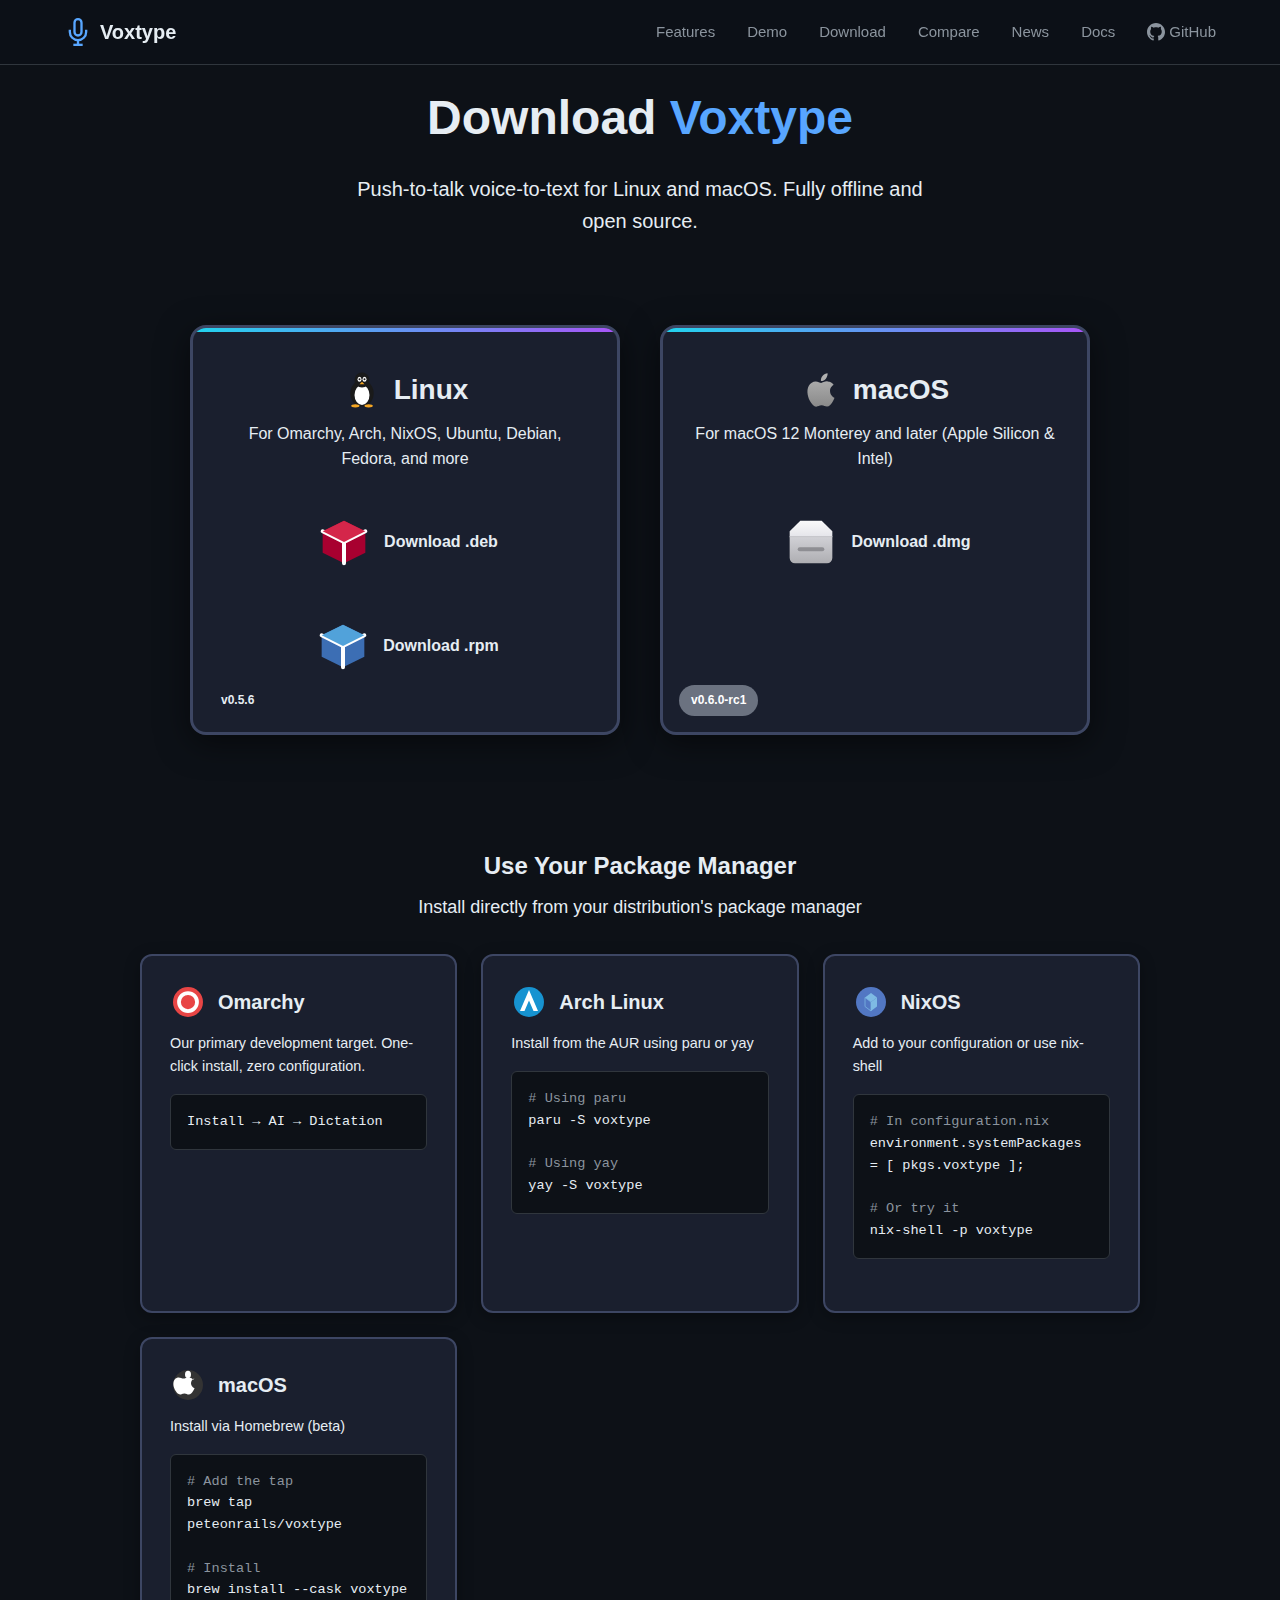
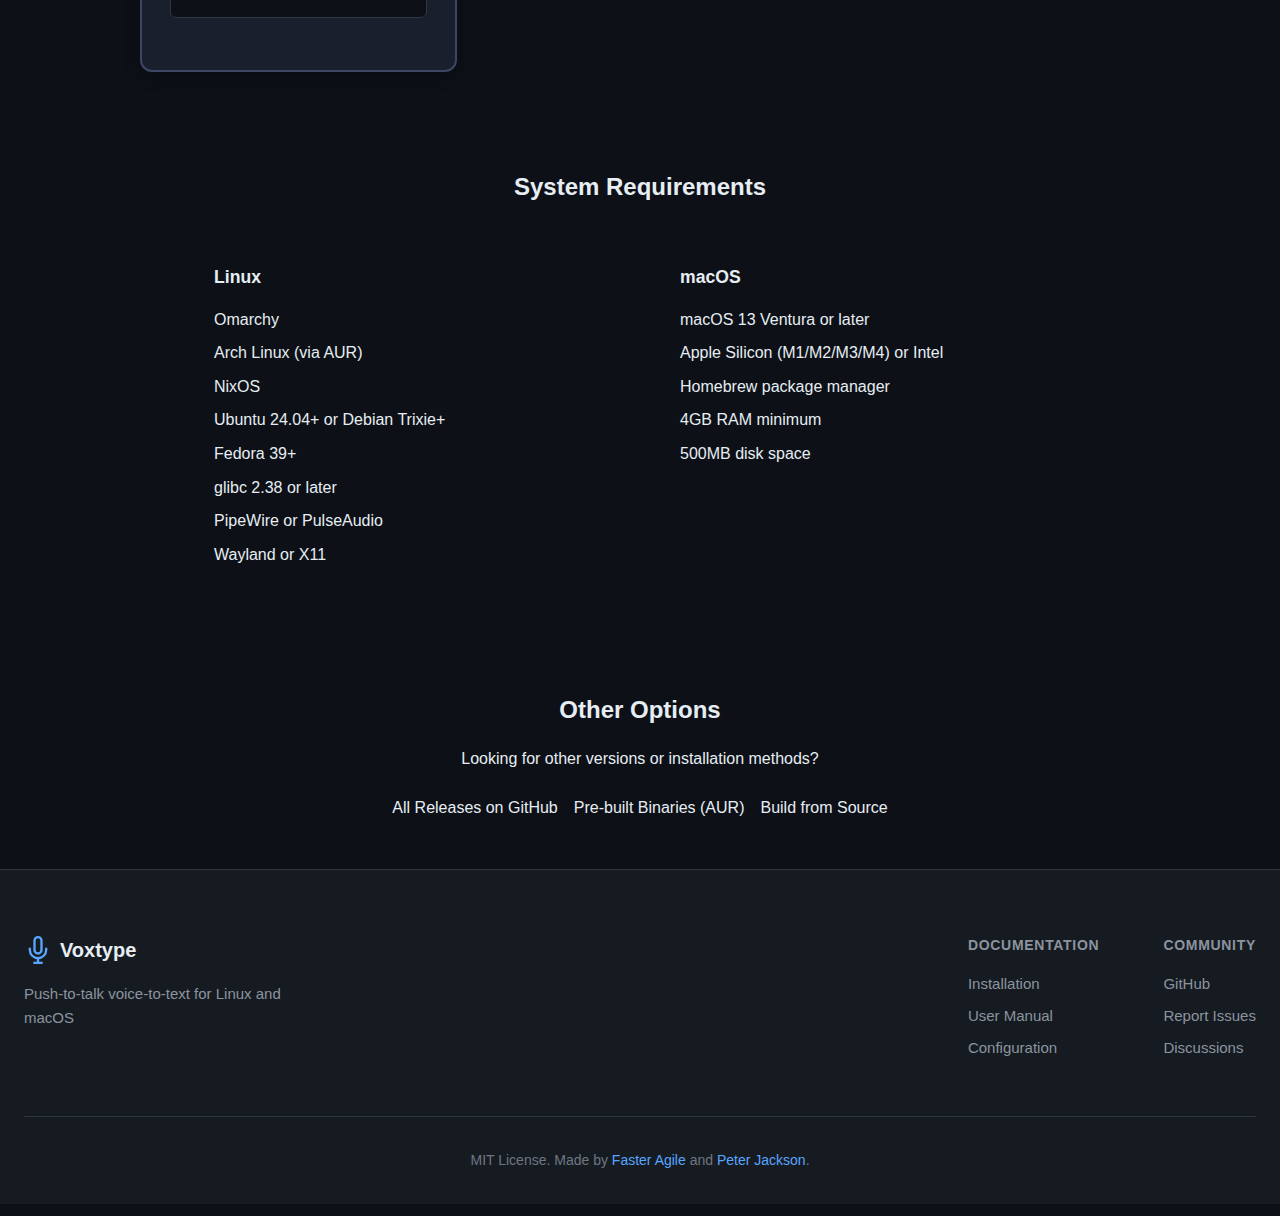
<file: website/download/index.html>
<!DOCTYPE html>
<html lang="en">
<head>
    <meta charset="UTF-8">
    <meta name="viewport" content="width=device-width, initial-scale=1.0">
    <meta name="description" content="Download Voxtype - Push-to-talk voice-to-text for Linux and macOS. Free and open source.">
    <meta name="keywords" content="voxtype download, voice to text, speech recognition, linux, macos, whisper">
    <meta name="author" content="Peter Jackson">

    <!-- Open Graph -->
    <meta property="og:title" content="Download Voxtype">
    <meta property="og:description" content="Download Voxtype - Push-to-talk voice-to-text for Linux and macOS. Fully offline speech recognition.">
    <meta property="og:type" content="website">
    <meta property="og:url" content="https://voxtype.io/download/">

    <title>Download Voxtype - Voice-to-Text for Linux and macOS</title>
    <link rel="stylesheet" href="../css/style.css">
    <link rel="icon" type="image/svg+xml" href="../images/favicon.svg">
    <style>
        .download-hero {
            padding: 5rem 2rem 1.5rem;
            text-align: center;
            background: linear-gradient(135deg, var(--bg-dark) 0%, #1a1a2e 100%);
        }

        .download-hero h1 {
            font-size: 3rem;
            margin-bottom: 1rem;
        }

        .download-hero .subtitle {
            font-size: 1.25rem;
            color: var(--text-muted);
            max-width: 600px;
            margin: 0 auto 2rem;
        }

        .version-badge {
            position: absolute;
            bottom: 1rem;
            left: 1rem;
            background: var(--accent);
            color: var(--bg-dark);
            padding: 0.35rem 0.75rem;
            border-radius: 2rem;
            font-weight: 600;
            font-size: 0.75rem;
        }

        .version-badge.coming-soon-badge {
            background: #6b7280;
            color: #fff;
        }

        .download-section {
            padding: 2rem 2rem 4rem;
        }

        .download-grid {
            display: grid;
            grid-template-columns: repeat(auto-fit, minmax(320px, 1fr));
            gap: 2.5rem;
            max-width: 900px;
            margin: 0 auto;
        }

        .platform-card {
            background: #1a1f2e;
            border: 3px solid #3d4663;
            border-radius: 16px;
            padding: 2.5rem 2rem;
            text-align: center;
            box-shadow: 0 8px 32px rgba(0, 0, 0, 0.5), inset 0 1px 0 rgba(255, 255, 255, 0.05);
            position: relative;
            overflow: hidden;
        }

        .platform-card::before {
            content: '';
            position: absolute;
            top: 0;
            left: 0;
            right: 0;
            height: 4px;
            background: linear-gradient(90deg, #22d3ee 0%, #a855f7 100%);
        }

        .platform-card:hover {
            border-color: #22d3ee;
            box-shadow: 0 12px 40px rgba(0, 0, 0, 0.6), inset 0 1px 0 rgba(255, 255, 255, 0.08);
            transform: translateY(-2px);
            transition: all 0.2s ease;
        }

        .platform-card h2 {
            font-size: 1.75rem;
            margin-bottom: 0.5rem;
            display: flex;
            align-items: center;
            justify-content: center;
            gap: 0.75rem;
        }

        .platform-card .platform-icon {
            width: 40px;
            height: 40px;
        }


        .platform-card .description {
            color: var(--text-muted);
            margin-bottom: 1.5rem;
        }

        .download-buttons {
            display: flex;
            flex-direction: column;
            gap: 0.75rem;
        }

        .download-btn {
            display: inline-flex;
            align-items: center;
            justify-content: center;
            gap: 0.5rem;
            padding: 0.875rem 1.5rem;
            background: var(--accent);
            color: var(--bg-dark);
            text-decoration: none;
            border-radius: 8px;
            font-weight: 600;
            transition: all 0.2s ease;
        }

        .download-btn:hover {
            background: var(--accent-hover);
            transform: translateY(-2px);
        }

        .download-btn.secondary {
            background: transparent;
            border: 1px solid var(--border);
            color: var(--text);
        }

        .download-btn.secondary:hover {
            border-color: var(--accent);
            color: var(--accent);
            background: transparent;
        }

        .download-btn.disabled {
            background: var(--bg-dark);
            color: var(--text-muted);
            cursor: not-allowed;
            border: 1px solid var(--border);
        }

        .download-btn.disabled:hover {
            transform: none;
        }

        .download-btn svg {
            width: 24px;
            height: 24px;
        }

        .download-btn .pkg-icon {
            width: 64px;
            height: 64px;
        }

        /* Package manager section */
        .pkg-manager-section {
            padding: 3rem 2rem;
            background: var(--bg-card);
            border-top: 1px solid var(--border);
        }

        .pkg-manager-section h2 {
            text-align: center;
            margin-bottom: 0.5rem;
        }

        .pkg-manager-section .section-subtitle {
            text-align: center;
            color: var(--text-muted);
            margin-bottom: 2rem;
        }

        .pkg-manager-grid {
            display: grid;
            grid-template-columns: repeat(auto-fit, minmax(280px, 1fr));
            gap: 1.5rem;
            max-width: 1000px;
            margin: 0 auto;
        }

        .pkg-manager-card {
            background: #1a1f2e;
            border: 2px solid #3d4663;
            border-radius: 12px;
            padding: 1.75rem;
            box-shadow: 0 4px 16px rgba(0, 0, 0, 0.3);
        }

        .pkg-manager-card:hover {
            border-color: #22d3ee;
            transition: border-color 0.2s ease;
        }

        .pkg-manager-card h3 {
            font-size: 1.25rem;
            margin-bottom: 0.75rem;
            display: flex;
            align-items: center;
            gap: 0.75rem;
        }

        .pkg-manager-card .distro-icon {
            width: 36px;
            height: 36px;
            flex-shrink: 0;
        }

        .pkg-manager-card p {
            color: var(--text-muted);
            font-size: 0.9rem;
            margin-bottom: 1rem;
        }

        .pkg-manager-card .code-block {
            background: #0d1117;
            border-radius: 6px;
            padding: 1rem;
            font-family: 'JetBrains Mono', 'Fira Code', monospace;
            font-size: 0.85rem;
            overflow-x: auto;
        }

        .pkg-manager-card .code-block code {
            color: #e6edf3;
        }

        .pkg-manager-card .code-block .comment {
            color: #8b949e;
        }

        .coming-soon {
            color: var(--text-muted);
            font-size: 0.9rem;
            margin-top: 1rem;
        }

        .requirements {
            padding: 3rem 2rem;
            background: var(--bg-card);
            border-top: 1px solid var(--border);
        }

        .requirements h2 {
            text-align: center;
            margin-bottom: 2rem;
        }

        .requirements-grid {
            display: grid;
            grid-template-columns: repeat(auto-fit, minmax(280px, 1fr));
            gap: 2rem;
            max-width: 900px;
            margin: 0 auto;
        }

        .requirement-card {
            padding: 1.5rem;
        }

        .requirement-card h3 {
            font-size: 1.1rem;
            margin-bottom: 0.75rem;
            color: var(--accent);
        }

        .requirement-card ul {
            list-style: none;
            padding: 0;
            margin: 0;
        }

        .requirement-card li {
            padding: 0.25rem 0;
            color: var(--text-muted);
        }

        .alt-downloads {
            padding: 3rem 2rem;
            text-align: center;
        }

        .alt-downloads h2 {
            margin-bottom: 1rem;
        }

        .alt-downloads p {
            color: var(--text-muted);
            margin-bottom: 1.5rem;
        }

        .alt-links {
            display: flex;
            flex-wrap: wrap;
            justify-content: center;
            gap: 1rem;
        }

        .alt-links a {
            color: var(--accent);
            text-decoration: none;
        }

        .alt-links a:hover {
            text-decoration: underline;
        }
    </style>
</head>
<body>
    <!-- Navigation -->
    <nav class="navbar">
        <div class="nav-container">
            <a href="../" class="nav-logo">
                <svg class="logo-icon" viewBox="0 0 24 24" fill="none" stroke="currentColor" stroke-width="2">
                    <path d="M12 1a3 3 0 0 0-3 3v8a3 3 0 0 0 6 0V4a3 3 0 0 0-3-3z"/>
                    <path d="M19 10v2a7 7 0 0 1-14 0v-2"/>
                    <line x1="12" y1="19" x2="12" y2="23"/>
                    <line x1="8" y1="23" x2="16" y2="23"/>
                </svg>
                <span>Voxtype</span>
            </a>
            <div class="nav-links">
                <a href="../#features">Features</a>
                <a href="../#demo">Demo</a>
                <a href="./">Download</a>
                <a href="../compare/">Compare</a>
                <a href="../news/">News</a>
                <a href="https://github.com/peteonrails/voxtype/tree/main/docs">Docs</a>
                <a href="https://github.com/peteonrails/voxtype" class="nav-github">
                    <svg viewBox="0 0 24 24" fill="currentColor">
                        <path d="M12 0c-6.626 0-12 5.373-12 12 0 5.302 3.438 9.8 8.207 11.387.599.111.793-.261.793-.577v-2.234c-3.338.726-4.033-1.416-4.033-1.416-.546-1.387-1.333-1.756-1.333-1.756-1.089-.745.083-.729.083-.729 1.205.084 1.839 1.237 1.839 1.237 1.07 1.834 2.807 1.304 3.492.997.107-.775.418-1.305.762-1.604-2.665-.305-5.467-1.334-5.467-5.931 0-1.311.469-2.381 1.236-3.221-.124-.303-.535-1.524.117-3.176 0 0 1.008-.322 3.301 1.23.957-.266 1.983-.399 3.003-.404 1.02.005 2.047.138 3.006.404 2.291-1.552 3.297-1.23 3.297-1.23.653 1.653.242 2.874.118 3.176.77.84 1.235 1.911 1.235 3.221 0 4.609-2.807 5.624-5.479 5.921.43.372.823 1.102.823 2.222v3.293c0 .319.192.694.801.576 4.765-1.589 8.199-6.086 8.199-11.386 0-6.627-5.373-12-12-12z"/>
                    </svg>
                    GitHub
                </a>
            </div>
            <button class="nav-toggle" aria-label="Toggle menu">
                <span></span>
                <span></span>
                <span></span>
            </button>
        </div>
    </nav>

    <!-- Download Hero -->
    <section class="download-hero">
        <h1>Download <span class="highlight">Voxtype</span></h1>
        <p class="subtitle">
            Push-to-talk voice-to-text for Linux and macOS.
            Fully offline and open source.
        </p>
    </section>

    <!-- Download Options -->
    <section class="download-section">
        <div class="download-grid">
            <!-- Linux -->
            <div class="platform-card">
                <h2>
                    <!-- Tux penguin icon -->
                    <svg class="platform-icon" viewBox="0 0 24 24">
                        <!-- Body -->
                        <ellipse cx="12" cy="14" rx="7" ry="8" fill="#1a1a1a"/>
                        <!-- Belly -->
                        <ellipse cx="12" cy="15" rx="4.5" ry="6" fill="#fff"/>
                        <!-- Left foot -->
                        <ellipse cx="8" cy="21.5" rx="2.5" ry="1" fill="#f5a623"/>
                        <!-- Right foot -->
                        <ellipse cx="16" cy="21.5" rx="2.5" ry="1" fill="#f5a623"/>
                        <!-- Head -->
                        <circle cx="12" cy="6" r="4.5" fill="#1a1a1a"/>
                        <!-- Left eye white -->
                        <ellipse cx="10.5" cy="5.5" rx="1.2" ry="1.5" fill="#fff"/>
                        <!-- Right eye white -->
                        <ellipse cx="13.5" cy="5.5" rx="1.2" ry="1.5" fill="#fff"/>
                        <!-- Left pupil -->
                        <circle cx="10.5" cy="5.5" r="0.6" fill="#1a1a1a"/>
                        <!-- Right pupil -->
                        <circle cx="13.5" cy="5.5" r="0.6" fill="#1a1a1a"/>
                        <!-- Beak -->
                        <path d="M12 7 L10.5 8.5 L13.5 8.5 Z" fill="#f5a623"/>
                    </svg>
                    Linux
                </h2>
                <p class="description">For Omarchy, Arch, NixOS, Ubuntu, Debian, Fedora, and more</p>
                <div class="download-buttons">
                    <a href="https://github.com/peteonrails/voxtype/releases/download/v0.5.6/voxtype_0.5.6-1_amd64.deb" class="download-btn">
                        <!-- Package icon with Debian red -->
                        <svg class="pkg-icon" viewBox="0 0 24 24" fill="none">
                            <path d="M4 8l8-4 8 4v8l-8 4-8-4V8z" fill="#A80030"/>
                            <path d="M4 8l8 4 8-4M12 12v8" stroke="#fff" stroke-width="1.5" stroke-linecap="round" stroke-linejoin="round"/>
                            <path d="M12 4l8 4-8 4-8-4 8-4z" fill="#d4264a"/>
                        </svg>
                        Download .deb
                    </a>
                    <a href="https://github.com/peteonrails/voxtype/releases/download/v0.5.6/voxtype-0.5.6-1.x86_64.rpm" class="download-btn secondary">
                        <!-- Package icon with Fedora blue -->
                        <svg class="pkg-icon" viewBox="0 0 24 24" fill="none">
                            <path d="M4 8l8-4 8 4v8l-8 4-8-4V8z" fill="#3c6eb4"/>
                            <path d="M4 8l8 4 8-4M12 12v8" stroke="#fff" stroke-width="1.5" stroke-linecap="round" stroke-linejoin="round"/>
                            <path d="M12 4l8 4-8 4-8-4 8-4z" fill="#51A2DA"/>
                        </svg>
                        Download .rpm
                    </a>
                </div>
                <span class="version-badge">v0.5.6</span>
            </div>

            <!-- macOS -->
            <div class="platform-card">
                <h2>
                    <!-- Apple logo with gradient -->
                    <svg class="platform-icon" viewBox="0 0 24 24">
                        <defs>
                            <linearGradient id="appleGradient" x1="0%" y1="0%" x2="0%" y2="100%">
                                <stop offset="0%" style="stop-color:#b4b4b4"/>
                                <stop offset="100%" style="stop-color:#8a8a8a"/>
                            </linearGradient>
                        </defs>
                        <path fill="url(#appleGradient)" d="M18.71 19.5c-.83 1.24-1.71 2.45-3.05 2.47-1.34.03-1.77-.79-3.29-.79-1.53 0-2 .77-3.27.82-1.31.05-2.3-1.32-3.14-2.53C4.25 17 2.94 12.45 4.7 9.39c.87-1.52 2.43-2.48 4.12-2.51 1.28-.02 2.5.87 3.29.87.78 0 2.26-1.07 3.81-.91.65.03 2.47.26 3.64 1.98-.09.06-2.17 1.28-2.15 3.81.03 3.02 2.65 4.03 2.68 4.04-.03.07-.42 1.44-1.38 2.83M13 3.5c.73-.83 1.94-1.46 2.94-1.5.13 1.17-.34 2.35-1.04 3.19-.69.85-1.83 1.51-2.95 1.42-.15-1.15.41-2.35 1.05-3.11z"/>
                    </svg>
                    macOS
                </h2>
                <p class="description">For macOS 12 Monterey and later (Apple Silicon & Intel)</p>
                <div class="download-buttons">
                    <a href="https://github.com/peteonrails/voxtype/releases/download/v0.6.0-rc1/Voxtype-0.6.0-rc1-macos-arm64.dmg" class="download-btn">
                        <!-- Mounted drive icon -->
                        <svg class="pkg-icon" viewBox="0 0 24 24" fill="none">
                            <defs>
                                <linearGradient id="driveTop" x1="0%" y1="0%" x2="0%" y2="100%">
                                    <stop offset="0%" style="stop-color:#fafafa"/>
                                    <stop offset="100%" style="stop-color:#e5e5ea"/>
                                </linearGradient>
                                <linearGradient id="driveFront" x1="0%" y1="0%" x2="0%" y2="100%">
                                    <stop offset="0%" style="stop-color:#d1d1d6"/>
                                    <stop offset="100%" style="stop-color:#aeaeb2"/>
                                </linearGradient>
                            </defs>
                            <!-- Top face -->
                            <path d="M4 8l4-4h8l4 4v2H4V8z" fill="url(#driveTop)"/>
                            <!-- Front face -->
                            <path d="M4 10h16v8a2 2 0 01-2 2H6a2 2 0 01-2-2v-8z" fill="url(#driveFront)"/>
                            <!-- Edge highlight -->
                            <path d="M4 10h16" stroke="#c7c7cc" stroke-width="0.5"/>
                            <!-- Drive slot -->
                            <rect x="7" y="14" width="10" height="1.5" rx="0.75" fill="#8e8e93"/>
                        </svg>
                        Download .dmg
                    </a>
                </div>
                <span class="version-badge coming-soon-badge">v0.6.0-rc1</span>
            </div>
        </div>
    </section>

    <!-- Package Manager Installation -->
    <section class="pkg-manager-section">
        <h2>Use Your Package Manager</h2>
        <p class="section-subtitle">Install directly from your distribution's package manager</p>
        <div class="pkg-manager-grid">
            <!-- Omarchy -->
            <div class="pkg-manager-card">
                <h3>
                    <svg class="distro-icon" viewBox="0 0 24 24">
                        <circle cx="12" cy="12" r="10" fill="#e84545"/>
                        <circle cx="12" cy="12" r="6" fill="none" stroke="#fff" stroke-width="2.5"/>
                    </svg>
                    Omarchy
                </h3>
                <p>Our primary development target. One-click install, zero configuration.</p>
                <div class="code-block">
                    <code>Install → AI → Dictation</code>
                </div>
            </div>

            <!-- Arch Linux -->
            <div class="pkg-manager-card">
                <h3>
                    <svg class="distro-icon" viewBox="0 0 24 24">
                        <circle cx="12" cy="12" r="10" fill="#1793d1"/>
                        <path d="M12 4L6 18h3l3-7 3 7h3L12 4z" fill="#fff"/>
                    </svg>
                    Arch Linux
                </h3>
                <p>Install from the AUR using paru or yay</p>
                <div class="code-block">
                    <code><span class="comment"># Using paru</span><br/>paru -S voxtype<br/><br/><span class="comment"># Using yay</span><br/>yay -S voxtype</code>
                </div>
            </div>

            <!-- NixOS -->
            <div class="pkg-manager-card">
                <h3>
                    <svg class="distro-icon" viewBox="0 0 24 24">
                        <circle cx="12" cy="12" r="10" fill="#5277c3"/>
                        <path d="M12 6l-4 3 4 3 4-3-4-3z" fill="#7ebae4"/>
                        <path d="M8 9v6l4 3v-6l-4-3z" fill="#5277c3" stroke="#7ebae4" stroke-width="0.5"/>
                        <path d="M16 9v6l-4 3v-6l4-3z" fill="#7ebae4"/>
                    </svg>
                    NixOS
                </h3>
                <p>Add to your configuration or use nix-shell</p>
                <div class="code-block">
                    <code><span class="comment"># In configuration.nix</span><br/>environment.systemPackages = [ pkgs.voxtype ];<br/><br/><span class="comment"># Or try it</span><br/>nix-shell -p voxtype</code>
                </div>
            </div>

            <!-- macOS -->
            <div class="pkg-manager-card">
                <h3>
                    <svg class="distro-icon" viewBox="0 0 24 24">
                        <circle cx="12" cy="12" r="10" fill="#333"/>
                        <path d="M15.5 8.5c-.8-1-2-1.5-3.2-1.5-1.5 0-2.2.7-3.3.7-1.1 0-2-.7-3.3-.7-.6 0-1.8.2-2.7 1.5-1.2 1.7-1 4.9.9 7.7.7 1 1.6 2.1 2.8 2.1 1.1 0 1.4-.7 2.9-.7s1.7.7 2.9.7c1.2 0 2.1-1.2 2.8-2.2.5-.7.7-1.1 1.1-1.9-2.9-1.1-3.4-5.3-.1-6.7z" fill="#fff"/>
                        <ellipse cx="12" cy="5" rx="2" ry="2.5" fill="#fff"/>
                    </svg>
                    macOS
                </h3>
                <p>Install via Homebrew (beta)</p>
                <div class="code-block">
                    <code><span class="comment"># Add the tap</span><br/>brew tap peteonrails/voxtype<br/><br/><span class="comment"># Install</span><br/>brew install --cask voxtype</code>
                </div>
            </div>
        </div>
    </section>

    <!-- System Requirements -->
    <section class="requirements">
        <h2>System Requirements</h2>
        <div class="requirements-grid">
            <div class="requirement-card">
                <h3>Linux</h3>
                <ul>
                    <li>Omarchy</li>
                    <li>Arch Linux (via AUR)</li>
                    <li>NixOS</li>
                    <li>Ubuntu 24.04+ or Debian Trixie+</li>
                    <li>Fedora 39+</li>
                    <li>glibc 2.38 or later</li>
                    <li>PipeWire or PulseAudio</li>
                    <li>Wayland or X11</li>
                </ul>
            </div>
            <div class="requirement-card">
                <h3>macOS</h3>
                <ul>
                    <li>macOS 13 Ventura or later</li>
                    <li>Apple Silicon (M1/M2/M3/M4) or Intel</li>
                    <li>Homebrew package manager</li>
                    <li>4GB RAM minimum</li>
                    <li>500MB disk space</li>
                </ul>
            </div>
        </div>
    </section>

    <!-- Alternative Downloads -->
    <section class="alt-downloads">
        <h2>Other Options</h2>
        <p>Looking for other versions or installation methods?</p>
        <div class="alt-links">
            <a href="https://github.com/peteonrails/voxtype/releases">All Releases on GitHub</a>
            <a href="https://aur.archlinux.org/packages/voxtype-bin">Pre-built Binaries (AUR)</a>
            <a href="https://github.com/peteonrails/voxtype#building-from-source">Build from Source</a>
        </div>
    </section>

    <!-- Footer -->
    <footer class="footer">
        <div class="footer-content">
            <div class="footer-brand">
                <a href="../" class="footer-logo">
                    <svg class="logo-icon" viewBox="0 0 24 24" fill="none" stroke="currentColor" stroke-width="2">
                        <path d="M12 1a3 3 0 0 0-3 3v8a3 3 0 0 0 6 0V4a3 3 0 0 0-3-3z"/>
                        <path d="M19 10v2a7 7 0 0 1-14 0v-2"/>
                        <line x1="12" y1="19" x2="12" y2="23"/>
                        <line x1="8" y1="23" x2="16" y2="23"/>
                    </svg>
                    <span>Voxtype</span>
                </a>
                <p>Push-to-talk voice-to-text for Linux and macOS</p>
            </div>
            <div class="footer-links">
                <div class="footer-column">
                    <h4>Documentation</h4>
                    <a href="https://github.com/peteonrails/voxtype/blob/main/docs/INSTALL.md">Installation</a>
                    <a href="https://github.com/peteonrails/voxtype/blob/main/docs/USER_MANUAL.md">User Manual</a>
                    <a href="https://github.com/peteonrails/voxtype/blob/main/docs/CONFIGURATION.md">Configuration</a>
                </div>
                <div class="footer-column">
                    <h4>Community</h4>
                    <a href="https://github.com/peteonrails/voxtype">GitHub</a>
                    <a href="https://github.com/peteonrails/voxtype/issues">Report Issues</a>
                    <a href="https://github.com/peteonrails/voxtype/discussions">Discussions</a>
                </div>
            </div>
        </div>
        <div class="footer-bottom">
            <p>MIT License. Made by <a href="https://fasteragile.com">Faster Agile</a> and <a href="https://peterjackson.dev">Peter Jackson</a>.</p>
        </div>
    </footer>

    <script src="../js/main.js"></script>
</body>
</html>
</file>
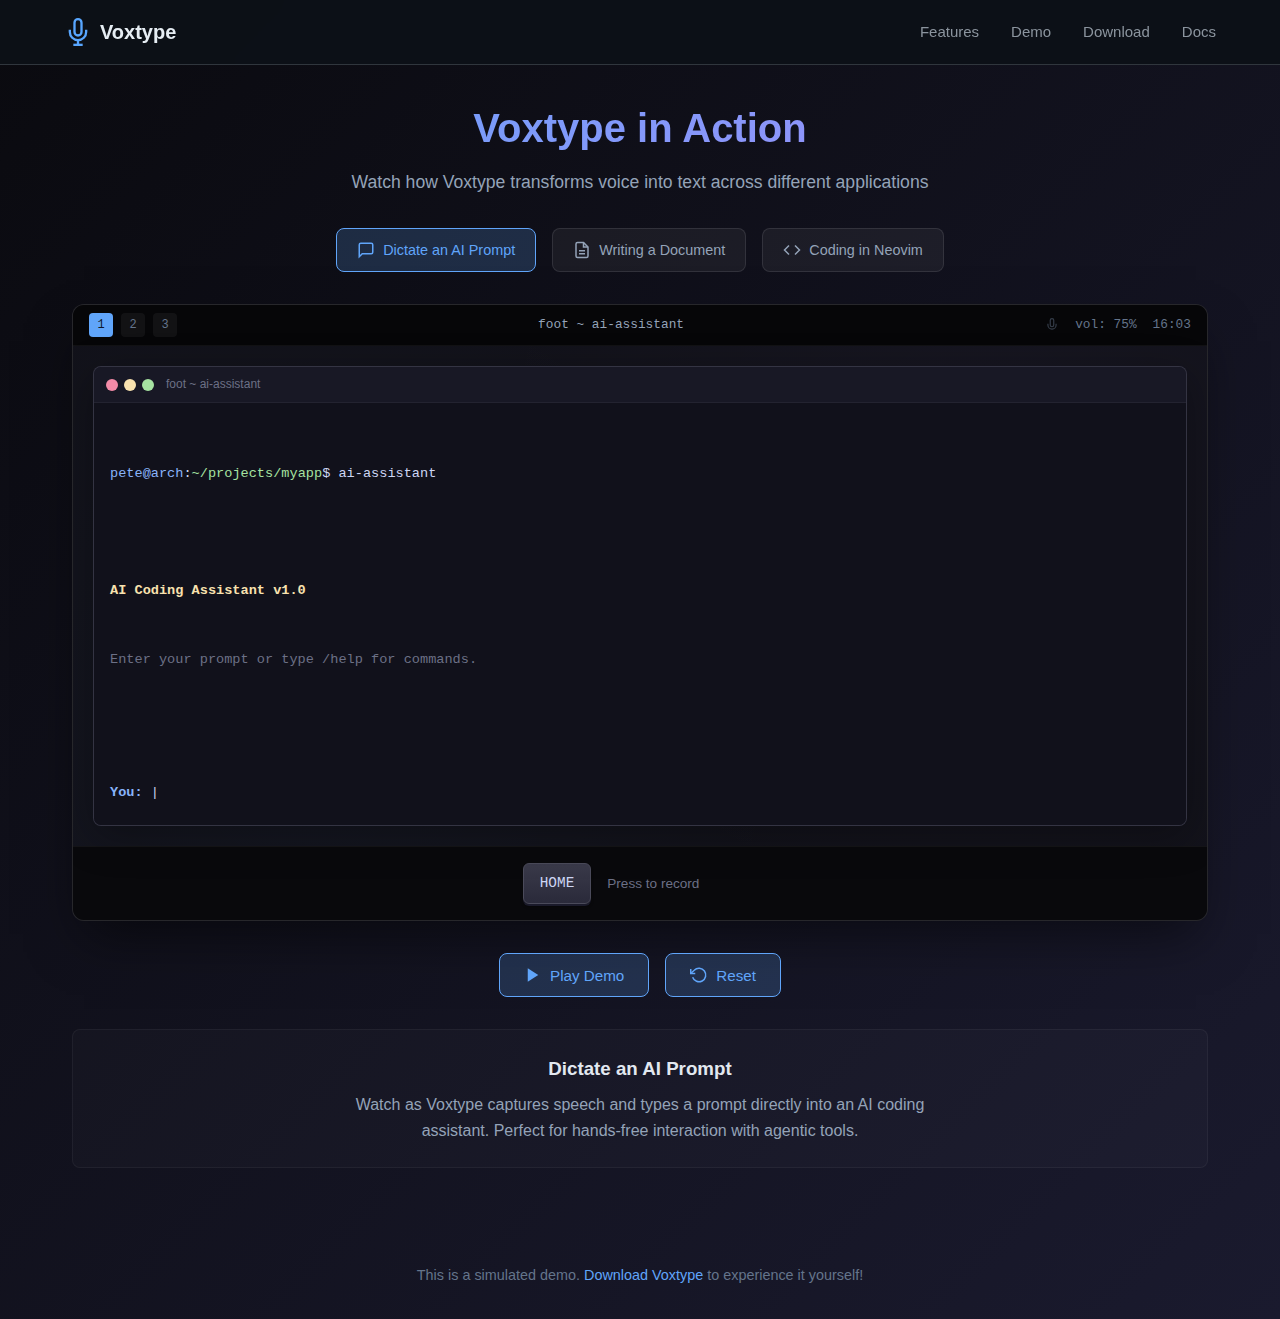
<file: website/demo.html>
<!DOCTYPE html>
<html lang="en">
<head>
    <meta charset="UTF-8">
    <meta name="viewport" content="width=device-width, initial-scale=1.0">
    <title>Voxtype Demo - Voice to Text in Action</title>
    <link rel="stylesheet" href="css/style.css">
    <link rel="stylesheet" href="css/demo.css">
    <link rel="icon" type="image/svg+xml" href="images/favicon.svg">
</head>
<body class="demo-page">
    <!-- Navigation -->
    <nav class="navbar">
        <div class="nav-container">
            <a href="index.html" class="nav-logo">
                <svg class="logo-icon" viewBox="0 0 24 24" fill="none" stroke="currentColor" stroke-width="2">
                    <path d="M12 1a3 3 0 0 0-3 3v8a3 3 0 0 0 6 0V4a3 3 0 0 0-3-3z"/>
                    <path d="M19 10v2a7 7 0 0 1-14 0v-2"/>
                    <line x1="12" y1="19" x2="12" y2="23"/>
                    <line x1="8" y1="23" x2="16" y2="23"/>
                </svg>
                <span>Voxtype</span>
            </a>
            <div class="nav-links">
                <a href="index.html#features">Features</a>
                <a href="demo.html" class="active">Demo</a>
                <a href="download/">Download</a>
                <a href="https://github.com/peteonrails/voxtype/tree/main/docs">Docs</a>
            </div>
        </div>
    </nav>

    <!-- Demo Header -->
    <header class="demo-header">
        <h1>Voxtype in Action</h1>
        <p>Watch how Voxtype transforms voice into text across different applications</p>
    </header>

    <!-- Demo Container -->
    <main class="demo-main">
        <!-- Scenario Selector -->
        <div class="scenario-selector">
            <button class="scenario-btn active" data-scenario="agent">
                <svg viewBox="0 0 24 24" fill="none" stroke="currentColor" stroke-width="2">
                    <path d="M21 15a2 2 0 0 1-2 2H7l-4 4V5a2 2 0 0 1 2-2h14a2 2 0 0 1 2 2z"/>
                </svg>
                Dictate an AI Prompt
            </button>
            <button class="scenario-btn" data-scenario="document">
                <svg viewBox="0 0 24 24" fill="none" stroke="currentColor" stroke-width="2">
                    <path d="M14 2H6a2 2 0 0 0-2 2v16a2 2 0 0 0 2 2h12a2 2 0 0 0 2-2V8z"/>
                    <polyline points="14 2 14 8 20 8"/>
                    <line x1="16" y1="13" x2="8" y2="13"/>
                    <line x1="16" y1="17" x2="8" y2="17"/>
                </svg>
                Writing a Document
            </button>
            <button class="scenario-btn" data-scenario="vim">
                <svg viewBox="0 0 24 24" fill="none" stroke="currentColor" stroke-width="2">
                    <polyline points="16 18 22 12 16 6"/>
                    <polyline points="8 6 2 12 8 18"/>
                </svg>
                Coding in Neovim
            </button>
        </div>

        <!-- Desktop Simulation -->
        <div class="desktop-container">
            <!-- Hyprland-style bar -->
            <div class="desktop-bar">
                <div class="bar-left">
                    <span class="workspace active">1</span>
                    <span class="workspace">2</span>
                    <span class="workspace">3</span>
                </div>
                <div class="bar-center">
                    <span class="window-title" id="active-window-title">foot ~ ai-assistant</span>
                </div>
                <div class="bar-right">
                    <span class="bar-item" id="recording-indicator">
                        <svg class="mic-icon" viewBox="0 0 24 24" fill="none" stroke="currentColor" stroke-width="2">
                            <path d="M12 1a3 3 0 0 0-3 3v8a3 3 0 0 0 6 0V4a3 3 0 0 0-3-3z"/>
                            <path d="M19 10v2a7 7 0 0 1-14 0v-2"/>
                        </svg>
                    </span>
                    <span class="bar-item">vol: 75%</span>
                    <span class="bar-item" id="clock">14:32</span>
                </div>
            </div>

            <!-- Desktop Area -->
            <div class="desktop-area">
                <!-- Window: AI Agent Terminal -->
                <div class="window window-agent active" id="window-agent">
                    <div class="window-header">
                        <div class="window-controls">
                            <span class="control close"></span>
                            <span class="control minimize"></span>
                            <span class="control maximize"></span>
                        </div>
                        <span class="window-title-bar">foot ~ ai-assistant</span>
                    </div>
                    <div class="window-content terminal">
                        <div class="terminal-output" id="agent-output">
                            <div class="line"><span class="prompt-user">pete@arch</span>:<span class="prompt-dir">~/projects/myapp</span>$ ai-assistant</div>
                            <div class="line"></div>
                            <div class="line claude-welcome">AI Coding Assistant v1.0</div>
                            <div class="line claude-info">Enter your prompt or type /help for commands.</div>
                            <div class="line"></div>
                            <div class="line claude-prompt"><span class="claude-you">You:</span> <span class="cursor-line" id="agent-input"></span></div>
                        </div>
                    </div>
                </div>

                <!-- Window: Document Editor -->
                <div class="window window-editor" id="window-editor">
                    <div class="window-header">
                        <div class="window-controls">
                            <span class="control close"></span>
                            <span class="control minimize"></span>
                            <span class="control maximize"></span>
                        </div>
                        <span class="window-title-bar">gedit - project-notes.md</span>
                    </div>
                    <div class="window-content editor">
                        <div class="editor-toolbar">
                            <span class="toolbar-item">File</span>
                            <span class="toolbar-item">Edit</span>
                            <span class="toolbar-item">View</span>
                        </div>
                        <div class="editor-content" id="editor-content">
                            <div class="editor-line"><span class="md-h1"># Project Notes</span></div>
                            <div class="editor-line"></div>
                            <div class="editor-line"><span class="md-h2">## Overview</span></div>
                            <div class="editor-line"></div>
                            <div class="editor-line"><span class="editor-text" id="editor-input"></span><span class="editor-cursor">|</span></div>
                        </div>
                    </div>
                </div>

                <!-- Window: Neovim -->
                <div class="window window-vim" id="window-vim">
                    <div class="window-header">
                        <div class="window-controls">
                            <span class="control close"></span>
                            <span class="control minimize"></span>
                            <span class="control maximize"></span>
                        </div>
                        <span class="window-title-bar">nvim main.rs</span>
                    </div>
                    <div class="window-content vim">
                        <div class="vim-lines">
                            <div class="vim-line"><span class="line-nr">1</span><span class="kw">use</span> std::io;</div>
                            <div class="vim-line"><span class="line-nr">2</span></div>
                            <div class="vim-line"><span class="line-nr">3</span><span class="kw">fn</span> <span class="fn">main</span>() {</div>
                            <div class="vim-line"><span class="line-nr">4</span>    <span class="comment">// TODO: implement user input</span></div>
                            <div class="vim-line"><span class="line-nr">5</span>    <span class="vim-input" id="vim-input"></span><span class="vim-cursor"></span></div>
                            <div class="vim-line"><span class="line-nr">6</span>}</div>
                        </div>
                        <div class="vim-statusline">
                            <span class="vim-mode" id="vim-mode">-- INSERT --</span>
                            <span class="vim-file">main.rs</span>
                            <span class="vim-pos">5:1</span>
                        </div>
                    </div>
                </div>

                <!-- Notifications -->
                <div class="notifications" id="notifications"></div>
            </div>

            <!-- Hotkey Indicator -->
            <div class="hotkey-indicator" id="hotkey-indicator">
                <div class="key-visual">
                    <span class="key-cap">HOME</span>
                </div>
                <div class="key-status" id="key-status">Press to record</div>
            </div>
        </div>

        <!-- Demo Controls -->
        <div class="demo-controls">
            <button class="control-btn" id="play-btn">
                <svg viewBox="0 0 24 24" fill="currentColor">
                    <polygon points="5 3 19 12 5 21 5 3"/>
                </svg>
                Play Demo
            </button>
            <button class="control-btn" id="reset-btn">
                <svg viewBox="0 0 24 24" fill="none" stroke="currentColor" stroke-width="2">
                    <polyline points="1 4 1 10 7 10"/>
                    <path d="M3.51 15a9 9 0 1 0 2.13-9.36L1 10"/>
                </svg>
                Reset
            </button>
        </div>

        <!-- Scenario Description -->
        <div class="scenario-description" id="scenario-description">
            <h3>Dictate an AI Prompt</h3>
            <p>Watch as Voxtype captures speech and types a prompt directly into an AI coding assistant. Perfect for hands-free interaction with agentic tools.</p>
        </div>
    </main>

    <!-- Footer -->
    <footer class="demo-footer">
        <p>This is a simulated demo. <a href="download/">Download Voxtype</a> to experience it yourself!</p>
    </footer>

    <script src="js/demo.js"></script>
</body>
</html>
</file>
<file: website/css/style.css>
/* Voxtype Website Styles */

/* ==================== Variables ==================== */
:root {
    /* Colors */
    --color-bg: #0d1117;
    --color-bg-secondary: #161b22;
    --color-bg-tertiary: #21262d;
    --color-border: #30363d;
    --color-text: #e6edf3;
    --color-text-secondary: #8b949e;
    --color-text-muted: #6e7681;
    --color-primary: #58a6ff;
    --color-primary-hover: #79b8ff;
    --color-secondary: #238636;
    --color-secondary-hover: #2ea043;
    --color-accent: #f78166;
    --color-success: #3fb950;
    --color-warning: #d29922;

    /* Typography */
    --font-sans: 'Inter', -apple-system, BlinkMacSystemFont, 'Segoe UI', Roboto, Oxygen, Ubuntu, sans-serif;
    --font-mono: 'JetBrains Mono', 'Fira Code', 'SF Mono', Menlo, Monaco, 'Courier New', monospace;

    /* Spacing */
    --space-xs: 0.25rem;
    --space-sm: 0.5rem;
    --space-md: 1rem;
    --space-lg: 1.5rem;
    --space-xl: 2rem;
    --space-2xl: 3rem;
    --space-3xl: 4rem;

    /* Borders */
    --radius-sm: 4px;
    --radius-md: 8px;
    --radius-lg: 12px;
    --radius-xl: 16px;

    /* Transitions */
    --transition-fast: 150ms ease;
    --transition-normal: 250ms ease;

    /* Container */
    --container-max: 1200px;
}

/* ==================== Reset ==================== */
*, *::before, *::after {
    box-sizing: border-box;
}

* {
    margin: 0;
    padding: 0;
}

html {
    scroll-behavior: smooth;
}

body {
    font-family: var(--font-sans);
    background: var(--color-bg);
    color: var(--color-text);
    line-height: 1.6;
    -webkit-font-smoothing: antialiased;
    -moz-osx-font-smoothing: grayscale;
}

img, svg {
    display: block;
    max-width: 100%;
}

a {
    color: var(--color-primary);
    text-decoration: none;
    transition: color var(--transition-fast);
}

a:hover {
    color: var(--color-primary-hover);
}

code, pre {
    font-family: var(--font-mono);
}

/* ==================== Utilities ==================== */
.container {
    max-width: var(--container-max);
    margin: 0 auto;
    padding: 0 var(--space-lg);
}

.section-subtitle {
    color: var(--color-text-secondary);
    font-size: 1.125rem;
    margin-bottom: var(--space-2xl);
}

/* ==================== Buttons ==================== */
.btn {
    display: inline-flex;
    align-items: center;
    gap: var(--space-sm);
    padding: var(--space-sm) var(--space-lg);
    font-size: 1rem;
    font-weight: 500;
    border-radius: var(--radius-md);
    border: 1px solid transparent;
    cursor: pointer;
    transition: all var(--transition-fast);
}

.btn-primary {
    background: var(--color-primary);
    color: var(--color-bg);
}

.btn-primary:hover {
    background: var(--color-primary-hover);
    color: var(--color-bg);
}

.btn-secondary {
    background: transparent;
    border-color: var(--color-border);
    color: var(--color-text);
}

.btn-secondary:hover {
    background: var(--color-bg-tertiary);
    border-color: var(--color-text-secondary);
    color: var(--color-text);
}

.btn-large {
    padding: var(--space-md) var(--space-xl);
    font-size: 1.125rem;
}

/* ==================== Navigation ==================== */
.navbar {
    position: fixed;
    top: 0;
    left: 0;
    right: 0;
    background: rgba(13, 17, 23, 0.95);
    backdrop-filter: blur(10px);
    border-bottom: 1px solid var(--color-border);
    z-index: 1000;
}

.nav-container {
    max-width: var(--container-max);
    margin: 0 auto;
    padding: var(--space-md) var(--space-lg);
    display: flex;
    align-items: center;
    justify-content: space-between;
}

.nav-logo {
    display: flex;
    align-items: center;
    gap: var(--space-sm);
    font-size: 1.25rem;
    font-weight: 600;
    color: var(--color-text);
}

.nav-logo:hover {
    color: var(--color-text);
}

.logo-icon {
    width: 28px;
    height: 28px;
    color: var(--color-primary);
}

.nav-links {
    display: flex;
    align-items: center;
    gap: var(--space-xl);
}

.nav-links a {
    color: var(--color-text-secondary);
    font-size: 0.9375rem;
}

.nav-links a:hover {
    color: var(--color-text);
}

.nav-github {
    display: flex;
    align-items: center;
    gap: var(--space-xs);
}

.nav-github svg {
    width: 18px;
    height: 18px;
}

.nav-toggle {
    display: none;
    flex-direction: column;
    gap: 4px;
    background: none;
    border: none;
    cursor: pointer;
    padding: var(--space-sm);
}

.nav-toggle span {
    display: block;
    width: 24px;
    height: 2px;
    background: var(--color-text);
    transition: var(--transition-fast);
}

/* ==================== Hero ==================== */
.hero {
    padding: 8rem var(--space-lg) var(--space-3xl);
    text-align: center;
}

.hero-content {
    max-width: 900px;
    margin: 0 auto;
}

.hero h1 {
    font-size: clamp(2rem, 5vw, 3.5rem);
    font-weight: 700;
    line-height: 1.2;
    margin-bottom: var(--space-lg);
}

.highlight {
    color: var(--color-primary);
}

.hero-subtitle {
    font-size: 1.25rem;
    color: var(--color-text-secondary);
    max-width: 600px;
    margin: 0 auto var(--space-lg);
}

.hero-badges {
    display: flex;
    justify-content: center;
    gap: var(--space-md);
    margin-bottom: var(--space-xl);
    flex-wrap: wrap;
}

.badge {
    padding: var(--space-xs) var(--space-md);
    background: var(--color-bg-tertiary);
    border: 1px solid var(--color-border);
    border-radius: var(--radius-xl);
    font-size: 0.875rem;
    color: var(--color-text-secondary);
}

.hero-cta {
    display: flex;
    justify-content: center;
    gap: var(--space-md);
    margin-bottom: var(--space-2xl);
    flex-wrap: wrap;
}

/* Terminal */
.hero-terminal {
    max-width: 700px;
    margin: 0 auto;
    background: var(--color-bg-secondary);
    border: 1px solid var(--color-border);
    border-radius: var(--radius-lg);
    overflow: hidden;
    text-align: left;
}

.terminal-header {
    display: flex;
    align-items: center;
    gap: var(--space-sm);
    padding: var(--space-sm) var(--space-md);
    background: var(--color-bg-tertiary);
    border-bottom: 1px solid var(--color-border);
}

.terminal-dot {
    width: 12px;
    height: 12px;
    border-radius: 50%;
}

.terminal-dot.red { background: #ff5f56; }
.terminal-dot.yellow { background: #ffbd2e; }
.terminal-dot.green { background: #27c93f; }

.terminal-title {
    margin-left: auto;
    font-size: 0.8125rem;
    color: var(--color-text-muted);
}

.terminal-body {
    padding: var(--space-md);
    overflow-x: auto;
}

.terminal-body pre {
    margin: 0;
    font-size: 0.875rem;
    line-height: 1.5;
}

.terminal-body .prompt { color: var(--color-success); }
.terminal-body .info { color: var(--color-primary); }
.terminal-body .success { color: var(--color-success); }
.terminal-body .comment { color: var(--color-text-muted); }
.terminal-body .output { color: var(--color-accent); }

/* ==================== Features ==================== */
.features {
    padding: var(--space-3xl) var(--space-lg);
    background: var(--color-bg-secondary);
}

.features h2 {
    text-align: center;
    font-size: 2.5rem;
    margin-bottom: var(--space-sm);
}

.features .section-subtitle {
    text-align: center;
}

.feature-grid {
    display: grid;
    grid-template-columns: repeat(auto-fit, minmax(300px, 1fr));
    gap: var(--space-xl);
}

.feature-card {
    padding: var(--space-xl);
    background: var(--color-bg);
    border: 1px solid var(--color-border);
    border-radius: var(--radius-lg);
    transition: border-color var(--transition-fast);
}

.feature-card:hover {
    border-color: var(--color-primary);
}

.feature-icon {
    width: 48px;
    height: 48px;
    margin-bottom: var(--space-md);
    color: var(--color-primary);
}

.feature-icon svg {
    width: 100%;
    height: 100%;
}

.feature-card h3 {
    font-size: 1.25rem;
    margin-bottom: var(--space-sm);
}

.feature-card p {
    color: var(--color-text-secondary);
    font-size: 0.9375rem;
}

/* ==================== Demo ==================== */
.demo {
    padding: var(--space-3xl) var(--space-lg);
}

.demo h2 {
    text-align: center;
    font-size: 2.5rem;
    margin-bottom: var(--space-sm);
}

.demo .section-subtitle {
    text-align: center;
}

.demo-steps {
    display: grid;
    grid-template-columns: repeat(auto-fit, minmax(250px, 1fr));
    gap: var(--space-xl);
    max-width: 1000px;
    margin: 0 auto;
}

.demo-step {
    text-align: center;
}

.step-number {
    width: 48px;
    height: 48px;
    margin: 0 auto var(--space-md);
    display: flex;
    align-items: center;
    justify-content: center;
    background: var(--color-primary);
    color: var(--color-bg);
    font-size: 1.5rem;
    font-weight: 700;
    border-radius: 50%;
}

.step-content h3 {
    font-size: 1.125rem;
    margin-bottom: var(--space-sm);
}

.step-content p {
    color: var(--color-text-secondary);
    font-size: 0.9375rem;
    margin-bottom: var(--space-md);
}

.step-visual {
    height: 80px;
    display: flex;
    align-items: center;
    justify-content: center;
}

/* Key animation */
.key-animation {
    display: flex;
    flex-direction: column;
    align-items: center;
    gap: var(--space-xs);
}

.key {
    padding: var(--space-sm) var(--space-md);
    background: var(--color-bg-tertiary);
    border: 2px solid var(--color-border);
    border-radius: var(--radius-sm);
    font-family: var(--font-mono);
    font-size: 0.875rem;
    animation: keyPulse 2s ease-in-out infinite;
}

.key-state {
    font-size: 0.75rem;
    color: var(--color-success);
    animation: fadeInOut 2s ease-in-out infinite;
}

@keyframes keyPulse {
    0%, 100% { border-color: var(--color-border); }
    50% { border-color: var(--color-primary); box-shadow: 0 0 10px rgba(88, 166, 255, 0.3); }
}

@keyframes fadeInOut {
    0%, 100% { opacity: 0.5; }
    50% { opacity: 1; }
}

/* Waveform animation */
.waveform {
    display: flex;
    align-items: center;
    gap: 4px;
    height: 40px;
}

.wave-bar {
    width: 4px;
    height: 100%;
    background: var(--color-primary);
    border-radius: 2px;
    animation: wave 1s ease-in-out infinite;
}

.wave-bar:nth-child(1) { animation-delay: 0s; }
.wave-bar:nth-child(2) { animation-delay: 0.1s; }
.wave-bar:nth-child(3) { animation-delay: 0.2s; }
.wave-bar:nth-child(4) { animation-delay: 0.3s; }
.wave-bar:nth-child(5) { animation-delay: 0.2s; }
.wave-bar:nth-child(6) { animation-delay: 0.1s; }
.wave-bar:nth-child(7) { animation-delay: 0s; }

@keyframes wave {
    0%, 100% { transform: scaleY(0.3); }
    50% { transform: scaleY(1); }
}

/* Processing animation */
.processing-animation {
    display: flex;
    align-items: center;
    gap: var(--space-md);
    color: var(--color-text-secondary);
    font-size: 0.875rem;
}

.spinner {
    width: 24px;
    height: 24px;
    border: 2px solid var(--color-border);
    border-top-color: var(--color-primary);
    border-radius: 50%;
    animation: spin 1s linear infinite;
}

@keyframes spin {
    to { transform: rotate(360deg); }
}

/* Typing animation */
.typing-animation {
    font-family: var(--font-mono);
    font-size: 1rem;
}

.typed-text::after {
    content: 'Hello world';
    animation: typing 3s steps(11) infinite;
    overflow: hidden;
    white-space: nowrap;
    display: inline-block;
    max-width: 0;
}

@keyframes typing {
    0%, 10% { max-width: 0; }
    50%, 100% { max-width: 11ch; }
}

.cursor {
    animation: blink 0.7s step-end infinite;
}

@keyframes blink {
    0%, 100% { opacity: 1; }
    50% { opacity: 0; }
}

/* ==================== Models ==================== */
.models {
    padding: var(--space-3xl) var(--space-lg);
    background: var(--color-bg-secondary);
}

.models h2 {
    text-align: center;
    font-size: 2.5rem;
    margin-bottom: var(--space-sm);
}

.models .section-subtitle {
    text-align: center;
}

.model-table-wrapper {
    overflow-x: auto;
    margin-bottom: var(--space-lg);
}

.model-table {
    width: 100%;
    border-collapse: collapse;
    background: var(--color-bg);
    border: 1px solid var(--color-border);
    border-radius: var(--radius-lg);
    overflow: hidden;
}

.model-table th,
.model-table td {
    padding: var(--space-md) var(--space-lg);
    text-align: left;
    border-bottom: 1px solid var(--color-border);
}

.model-table th {
    background: var(--color-bg-tertiary);
    font-weight: 600;
    font-size: 0.875rem;
    color: var(--color-text-secondary);
    text-transform: uppercase;
    letter-spacing: 0.05em;
}

.model-table tr:last-child td {
    border-bottom: none;
}

.model-table tr.recommended {
    background: rgba(88, 166, 255, 0.1);
}

.model-table code {
    padding: var(--space-xs) var(--space-sm);
    background: var(--color-bg-tertiary);
    border-radius: var(--radius-sm);
    font-size: 0.875rem;
}

.rec-badge {
    display: inline-block;
    margin-left: var(--space-sm);
    padding: 2px var(--space-sm);
    background: var(--color-primary);
    color: var(--color-bg);
    font-size: 0.6875rem;
    font-weight: 600;
    border-radius: var(--radius-xl);
    text-transform: uppercase;
}

.speed-bar,
.accuracy-bar {
    width: 100px;
    height: 8px;
    background: var(--color-bg-tertiary);
    border-radius: var(--radius-xl);
    overflow: hidden;
}

.speed-fill {
    height: 100%;
    background: var(--color-success);
    border-radius: var(--radius-xl);
}

.accuracy-fill {
    height: 100%;
    background: var(--color-primary);
    border-radius: var(--radius-xl);
}

.model-note {
    text-align: center;
    color: var(--color-text-secondary);
    font-size: 0.9375rem;
}

/* ==================== Install ==================== */
.install {
    padding: var(--space-3xl) var(--space-lg);
}

.install h2 {
    text-align: center;
    font-size: 2.5rem;
    margin-bottom: var(--space-sm);
}

.install .section-subtitle {
    text-align: center;
}

.install-pitch {
    text-align: center;
    color: var(--color-text-secondary);
    font-size: 1rem;
    max-width: 600px;
    margin: 0 auto var(--space-xl);
    font-style: italic;
}

.install-tabs {
    display: flex;
    justify-content: center;
    gap: var(--space-sm);
    margin-bottom: var(--space-xl);
    flex-wrap: wrap;
}

.tab-btn {
    padding: var(--space-sm) var(--space-lg);
    background: transparent;
    border: 1px solid var(--color-border);
    border-radius: var(--radius-md);
    color: var(--color-text-secondary);
    font-size: 0.9375rem;
    cursor: pointer;
    transition: all var(--transition-fast);
}

.tab-btn:hover {
    border-color: var(--color-text-secondary);
    color: var(--color-text);
}

.tab-btn.active {
    background: var(--color-primary);
    border-color: var(--color-primary);
    color: var(--color-bg);
}

.tab-content {
    display: none;
}

.tab-content.active {
    display: block;
}

.install-note {
    font-size: 0.875rem;
    color: var(--color-text-muted);
    margin-bottom: var(--space-sm);
    text-align: center;
}

.code-block {
    max-width: 700px;
    margin: 0 auto var(--space-lg);
    background: var(--color-bg-secondary);
    border: 1px solid var(--color-border);
    border-radius: var(--radius-lg);
    overflow: hidden;
}

.code-header {
    display: flex;
    justify-content: space-between;
    align-items: center;
    padding: var(--space-sm) var(--space-md);
    background: var(--color-bg-tertiary);
    border-bottom: 1px solid var(--color-border);
    font-size: 0.8125rem;
    color: var(--color-text-secondary);
}

.copy-btn {
    padding: var(--space-xs) var(--space-sm);
    background: transparent;
    border: 1px solid var(--color-border);
    border-radius: var(--radius-sm);
    color: var(--color-text-secondary);
    font-size: 0.75rem;
    cursor: pointer;
    transition: all var(--transition-fast);
}

.copy-btn:hover {
    border-color: var(--color-text-secondary);
    color: var(--color-text);
}

.code-block pre {
    padding: var(--space-md);
    overflow-x: auto;
    font-size: 0.875rem;
    line-height: 1.6;
}

.code-block .comment {
    color: var(--color-text-muted);
}

.post-install {
    max-width: 700px;
    margin: var(--space-2xl) auto 0;
}

.post-install h3 {
    text-align: center;
    margin-bottom: var(--space-lg);
}

/* ==================== Compositors ==================== */
.compositors {
    padding: var(--space-3xl) var(--space-lg);
    background: var(--color-bg-secondary);
}

.compositors h2 {
    text-align: center;
    font-size: 2.5rem;
    margin-bottom: var(--space-sm);
}

.compositors .section-subtitle {
    text-align: center;
}

.compositor-grid {
    display: flex;
    justify-content: center;
    gap: var(--space-xl);
    flex-wrap: wrap;
}

.compositor-card {
    display: flex;
    flex-direction: column;
    align-items: center;
    gap: var(--space-md);
    padding: var(--space-xl);
    background: var(--color-bg);
    border: 1px solid var(--color-border);
    border-radius: var(--radius-lg);
    min-width: 140px;
    transition: border-color var(--transition-fast);
}

.compositor-card:hover {
    border-color: var(--color-primary);
}

.compositor-logo {
    width: 64px;
    height: 64px;
    object-fit: contain;
}

.compositor-card span {
    font-size: 0.9375rem;
    color: var(--color-text-secondary);
}

/* ==================== Feedback ==================== */
.feedback {
    padding: var(--space-3xl) var(--space-lg);
}

.feedback h2 {
    text-align: center;
    font-size: 2.5rem;
    margin-bottom: var(--space-sm);
}

.feedback .section-subtitle {
    text-align: center;
}

.feedback-grid {
    display: grid;
    grid-template-columns: repeat(auto-fit, minmax(300px, 1fr));
    gap: var(--space-xl);
    max-width: 800px;
    margin: 0 auto;
}

.feedback-card {
    padding: var(--space-xl);
    background: var(--color-bg-secondary);
    border: 1px solid var(--color-border);
    border-radius: var(--radius-lg);
    text-align: center;
    transition: border-color var(--transition-fast);
}

.feedback-card:hover {
    border-color: var(--color-primary);
}

.feedback-icon {
    width: 48px;
    height: 48px;
    margin: 0 auto var(--space-md);
    color: var(--color-primary);
}

.feedback-icon svg {
    width: 100%;
    height: 100%;
}

.feedback-card h3 {
    font-size: 1.25rem;
    margin-bottom: var(--space-sm);
}

.feedback-card p {
    color: var(--color-text-secondary);
    font-size: 0.9375rem;
    margin-bottom: var(--space-lg);
}

/* ==================== CTA ==================== */
.cta {
    padding: var(--space-3xl) var(--space-lg);
    text-align: center;
    background: linear-gradient(135deg, rgba(88, 166, 255, 0.1), rgba(88, 166, 255, 0.05));
}

.cta h2 {
    font-size: 2rem;
    margin-bottom: var(--space-sm);
}

.cta p {
    color: var(--color-text-secondary);
    margin-bottom: var(--space-xl);
}

.cta-buttons {
    display: flex;
    justify-content: center;
    gap: var(--space-md);
    flex-wrap: wrap;
}

/* ==================== Footer ==================== */
.footer {
    padding: var(--space-3xl) var(--space-lg) var(--space-xl);
    background: var(--color-bg-secondary);
    border-top: 1px solid var(--color-border);
}

.footer-content {
    display: grid;
    grid-template-columns: 1fr auto;
    gap: var(--space-3xl);
    margin-bottom: var(--space-2xl);
}

.footer-brand {
    max-width: 300px;
}

.footer-logo {
    display: flex;
    align-items: center;
    gap: var(--space-sm);
    font-size: 1.25rem;
    font-weight: 600;
    color: var(--color-text);
    margin-bottom: var(--space-md);
}

.footer-logo:hover {
    color: var(--color-text);
}

.footer-brand p {
    color: var(--color-text-secondary);
    font-size: 0.9375rem;
}

.footer-links {
    display: flex;
    gap: var(--space-3xl);
}

.footer-column h4 {
    font-size: 0.875rem;
    font-weight: 600;
    text-transform: uppercase;
    letter-spacing: 0.05em;
    color: var(--color-text-secondary);
    margin-bottom: var(--space-md);
}

.footer-column a {
    display: block;
    color: var(--color-text-secondary);
    font-size: 0.9375rem;
    margin-bottom: var(--space-sm);
}

.footer-column a:hover {
    color: var(--color-text);
}

.footer-bottom {
    padding-top: var(--space-xl);
    border-top: 1px solid var(--color-border);
    text-align: center;
}

.footer-bottom p {
    color: var(--color-text-muted);
    font-size: 0.875rem;
}

/* ==================== Responsive ==================== */
@media (max-width: 768px) {
    .nav-links {
        display: none;
        position: absolute;
        top: 100%;
        left: 0;
        right: 0;
        flex-direction: column;
        padding: var(--space-lg);
        background: var(--color-bg-secondary);
        border-bottom: 1px solid var(--color-border);
    }

    .nav-links.active {
        display: flex;
    }

    .nav-toggle {
        display: flex;
    }

    .hero h1 {
        font-size: 2rem;
    }

    .hero-subtitle {
        font-size: 1rem;
    }

    .demo-steps {
        grid-template-columns: 1fr;
    }

    .footer-content {
        grid-template-columns: 1fr;
    }

    .footer-links {
        flex-wrap: wrap;
        gap: var(--space-xl);
    }
}

@media (max-width: 480px) {
    .hero {
        padding-top: 6rem;
    }

    .hero-badges {
        gap: var(--space-sm);
    }

    .badge {
        font-size: 0.75rem;
    }

    .hero-cta {
        flex-direction: column;
        align-items: center;
    }

    .btn {
        width: 100%;
        justify-content: center;
    }

    .install-tabs {
        flex-direction: column;
    }

    .tab-btn {
        width: 100%;
    }
}
</file>
<file: website/css/demo.css>
/* Demo Styles - Hyprland Desktop Simulation */

/* Standalone demo page styles */
.demo-page {
    background: linear-gradient(135deg, #0a0a0f 0%, #1a1a2e 100%);
    min-height: 100vh;
}

.demo-header {
    text-align: center;
    padding: 6rem 2rem 2rem;
}

.demo-header h1 {
    font-size: 2.5rem;
    margin-bottom: 0.5rem;
    background: linear-gradient(135deg, #60a5fa, #a78bfa);
    -webkit-background-clip: text;
    -webkit-text-fill-color: transparent;
    background-clip: text;
}

.demo-header p {
    color: #94a3b8;
    font-size: 1.1rem;
}

.demo-main {
    max-width: 1200px;
    margin: 0 auto;
    padding: 0 2rem 4rem;
}

/* Inline demo adjustments for main page */
.demo .desktop-container {
    max-width: 1000px;
    margin: 0 auto;
}

.demo .scenario-selector {
    margin-bottom: 1.5rem;
}

.demo .demo-controls {
    margin-top: 1.5rem;
}

.demo .scenario-description {
    margin-top: 1.5rem;
    margin-bottom: 0;
}

/* Scenario Selector */
.scenario-selector {
    display: flex;
    gap: 1rem;
    justify-content: center;
    margin-bottom: 2rem;
    flex-wrap: wrap;
}

.scenario-btn {
    display: flex;
    align-items: center;
    gap: 0.5rem;
    padding: 0.75rem 1.25rem;
    background: rgba(255, 255, 255, 0.05);
    border: 1px solid rgba(255, 255, 255, 0.1);
    border-radius: 8px;
    color: #94a3b8;
    font-size: 0.9rem;
    cursor: pointer;
    transition: all 0.2s ease;
}

.scenario-btn:hover {
    background: rgba(255, 255, 255, 0.1);
    color: #e2e8f0;
}

.scenario-btn.active {
    background: rgba(96, 165, 250, 0.2);
    border-color: #60a5fa;
    color: #60a5fa;
}

.scenario-btn svg {
    width: 18px;
    height: 18px;
}

/* Desktop Container */
.desktop-container {
    background: #0f0f14;
    border-radius: 12px;
    overflow: hidden;
    box-shadow: 0 25px 50px -12px rgba(0, 0, 0, 0.5);
    border: 1px solid rgba(255, 255, 255, 0.1);
}

/* Hyprland-style Bar */
.desktop-bar {
    display: flex;
    justify-content: space-between;
    align-items: center;
    padding: 0.5rem 1rem;
    background: rgba(0, 0, 0, 0.6);
    border-bottom: 1px solid rgba(255, 255, 255, 0.05);
    font-family: 'JetBrains Mono', 'Fira Code', monospace;
    font-size: 0.8rem;
}

.bar-left {
    display: flex;
    gap: 0.5rem;
}

.workspace {
    width: 24px;
    height: 24px;
    display: flex;
    align-items: center;
    justify-content: center;
    background: rgba(255, 255, 255, 0.05);
    border-radius: 4px;
    color: #64748b;
    font-size: 0.75rem;
}

.workspace.active {
    background: #60a5fa;
    color: #0f172a;
}

.bar-center {
    color: #94a3b8;
}

.bar-right {
    display: flex;
    align-items: center;
    gap: 1rem;
    color: #64748b;
}

.bar-item {
    display: flex;
    align-items: center;
    gap: 0.25rem;
}

#recording-indicator {
    opacity: 0.5;
    transition: all 0.3s ease;
}

#recording-indicator.active {
    opacity: 1;
    color: #ef4444;
}

#recording-indicator.active .mic-icon {
    animation: pulse 1s ease-in-out infinite;
}

@keyframes pulse {
    0%, 100% { transform: scale(1); }
    50% { transform: scale(1.1); }
}

.mic-icon {
    width: 14px;
    height: 14px;
}

/* Desktop Area */
.desktop-area {
    position: relative;
    height: 500px;
    background:
        radial-gradient(circle at 20% 80%, rgba(96, 165, 250, 0.03) 0%, transparent 50%),
        radial-gradient(circle at 80% 20%, rgba(167, 139, 250, 0.03) 0%, transparent 50%),
        #12121a;
    padding: 1.5rem;
}

/* Windows */
.window {
    position: absolute;
    background: #1e1e2e;
    border-radius: 8px;
    overflow: hidden;
    box-shadow: 0 10px 40px rgba(0, 0, 0, 0.3);
    border: 1px solid rgba(255, 255, 255, 0.1);
    display: none;
    transition: transform 0.2s ease, box-shadow 0.2s ease;
}

.window.active {
    display: block;
    z-index: 10;
}

.window-header {
    display: flex;
    align-items: center;
    padding: 0.5rem 0.75rem;
    background: #181825;
    border-bottom: 1px solid rgba(255, 255, 255, 0.05);
}

.window-controls {
    display: flex;
    gap: 6px;
    margin-right: 0.75rem;
}

.control {
    width: 12px;
    height: 12px;
    border-radius: 50%;
}

.control.close { background: #f38ba8; }
.control.minimize { background: #f9e2af; }
.control.maximize { background: #a6e3a1; }

.window-title-bar {
    font-size: 0.75rem;
    color: #6c7086;
}

.window-content {
    padding: 1rem;
    font-family: 'JetBrains Mono', 'Fira Code', monospace;
    font-size: 0.85rem;
    line-height: 1.6;
}

/* Agent Window */
.window-agent {
    top: 20px;
    left: 20px;
    width: calc(100% - 40px);
    height: calc(100% - 40px);
}

.terminal {
    background: #11111b;
    color: #cdd6f4;
    min-height: 380px;
}

.terminal-output {
    white-space: pre-wrap;
}

.line {
    margin-bottom: 0.25rem;
}

.prompt-user { color: #89b4fa; }
.prompt-dir { color: #a6e3a1; }
.claude-welcome { color: #f9e2af; font-weight: bold; }
.claude-info { color: #6c7086; }
.claude-prompt { margin-top: 1rem; }
.claude-you { color: #89b4fa; font-weight: bold; }

.cursor-line::after {
    content: '|';
    animation: blink 1s step-end infinite;
    color: #cdd6f4;
}

@keyframes blink {
    0%, 100% { opacity: 1; }
    50% { opacity: 0; }
}

/* Editor Window */
.window-editor {
    top: 20px;
    left: 20px;
    width: calc(100% - 40px);
    height: calc(100% - 40px);
}

.editor {
    background: #fafafa;
    color: #1e1e1e;
}

.editor-toolbar {
    display: flex;
    gap: 1rem;
    padding: 0.5rem 0;
    border-bottom: 1px solid #e0e0e0;
    margin-bottom: 1rem;
}

.toolbar-item {
    color: #666;
    font-size: 0.8rem;
}

.editor-content {
    min-height: 340px;
}

.editor-line {
    margin-bottom: 0.5rem;
}

.md-h1 { font-size: 1.5rem; font-weight: bold; color: #1a1a1a; }
.md-h2 { font-size: 1.2rem; font-weight: bold; color: #333; }
.editor-text { color: #1e1e1e; }

.editor-cursor {
    animation: blink 1s step-end infinite;
    color: #1e1e1e;
}

/* Vim Window */
.window-vim {
    top: 20px;
    left: 20px;
    width: calc(100% - 40px);
    height: calc(100% - 40px);
}

.vim {
    background: #1e1e2e;
    color: #cdd6f4;
    display: flex;
    flex-direction: column;
    min-height: 380px;
}

.vim-lines {
    flex: 1;
}

.vim-line {
    display: flex;
}

.line-nr {
    width: 30px;
    color: #45475a;
    text-align: right;
    padding-right: 1rem;
    user-select: none;
}

.kw { color: #cba6f7; }
.fn { color: #89b4fa; }
.comment { color: #6c7086; font-style: italic; }
.string { color: #a6e3a1; }

.vim-cursor {
    display: inline-block;
    width: 8px;
    height: 1.2em;
    background: #cdd6f4;
    animation: blink 1s step-end infinite;
}

.vim-statusline {
    display: flex;
    justify-content: space-between;
    padding: 0.25rem 0.5rem;
    background: #313244;
    margin-top: auto;
    font-size: 0.8rem;
}

.vim-mode { color: #a6e3a1; }
.vim-file { color: #6c7086; }
.vim-pos { color: #6c7086; }

/* Notifications */
.notifications {
    position: absolute;
    top: 1rem;
    right: 1rem;
    display: flex;
    flex-direction: column;
    gap: 0.5rem;
    z-index: 100;
}

.notification {
    background: #1e1e2e;
    border: 1px solid rgba(255, 255, 255, 0.1);
    border-radius: 8px;
    padding: 0.75rem 1rem;
    min-width: 280px;
    box-shadow: 0 10px 25px rgba(0, 0, 0, 0.3);
    animation: slideIn 0.3s ease-out;
    display: flex;
    align-items: flex-start;
    gap: 0.75rem;
}

@keyframes slideIn {
    from {
        transform: translateX(100%);
        opacity: 0;
    }
    to {
        transform: translateX(0);
        opacity: 1;
    }
}

.notification.hiding {
    animation: slideOut 0.3s ease-in forwards;
}

@keyframes slideOut {
    to {
        transform: translateX(100%);
        opacity: 0;
    }
}

.notification-icon {
    width: 24px;
    height: 24px;
    flex-shrink: 0;
}

.notification-icon.recording {
    color: #ef4444;
}

.notification-icon.transcribing {
    color: #f9e2af;
}

.notification-icon.success {
    color: #a6e3a1;
}

.notification-content {
    flex: 1;
}

.notification-title {
    font-weight: 600;
    color: #cdd6f4;
    font-size: 0.85rem;
    margin-bottom: 0.25rem;
}

.notification-body {
    color: #6c7086;
    font-size: 0.8rem;
}

/* Hotkey Indicator */
.hotkey-indicator {
    display: flex;
    align-items: center;
    justify-content: center;
    gap: 1rem;
    padding: 1rem;
    background: rgba(0, 0, 0, 0.4);
    border-top: 1px solid rgba(255, 255, 255, 0.05);
}

.key-visual {
    transition: transform 0.1s ease;
}

.key-visual.pressed {
    transform: scale(0.95);
}

.key-cap {
    display: inline-block;
    padding: 0.5rem 1rem;
    background: linear-gradient(180deg, #3a3a4a 0%, #2a2a3a 100%);
    border: 1px solid #4a4a5a;
    border-radius: 6px;
    color: #cdd6f4;
    font-family: 'JetBrains Mono', monospace;
    font-size: 0.9rem;
    box-shadow:
        0 2px 0 #1a1a2a,
        0 3px 3px rgba(0, 0, 0, 0.3);
    transition: all 0.1s ease;
}

.key-visual.pressed .key-cap {
    background: linear-gradient(180deg, #60a5fa 0%, #3b82f6 100%);
    border-color: #60a5fa;
    box-shadow:
        0 1px 0 #1a1a2a,
        0 0 10px rgba(96, 165, 250, 0.5);
}

#key-status {
    color: #6c7086;
    font-size: 0.85rem;
    min-width: 150px;
}

#key-status.recording {
    color: #ef4444;
}

#key-status.transcribing {
    color: #f9e2af;
}

/* Demo Controls */
.demo-controls {
    display: flex;
    gap: 1rem;
    justify-content: center;
    margin-top: 2rem;
}

.control-btn {
    display: flex;
    align-items: center;
    gap: 0.5rem;
    padding: 0.75rem 1.5rem;
    background: rgba(96, 165, 250, 0.2);
    border: 1px solid #60a5fa;
    border-radius: 8px;
    color: #60a5fa;
    font-size: 0.95rem;
    cursor: pointer;
    transition: all 0.2s ease;
}

.control-btn:hover {
    background: rgba(96, 165, 250, 0.3);
}

.control-btn:disabled {
    opacity: 0.5;
    cursor: not-allowed;
}

.control-btn svg {
    width: 18px;
    height: 18px;
}

/* Scenario Description */
.scenario-description {
    text-align: center;
    margin-top: 2rem;
    padding: 1.5rem;
    background: rgba(255, 255, 255, 0.02);
    border-radius: 8px;
    border: 1px solid rgba(255, 255, 255, 0.05);
}

.scenario-description h3 {
    color: #e2e8f0;
    margin-bottom: 0.5rem;
}

.scenario-description p {
    color: #94a3b8;
    max-width: 600px;
    margin: 0 auto;
}

/* Demo Footer */
.demo-footer {
    text-align: center;
    padding: 2rem;
    color: #64748b;
    font-size: 0.9rem;
}

.demo-footer a {
    color: #60a5fa;
    text-decoration: none;
}

.demo-footer a:hover {
    text-decoration: underline;
}

/* Waveform Animation */
.waveform-indicator {
    display: flex;
    align-items: center;
    gap: 2px;
    height: 20px;
}

.wave-bar {
    width: 3px;
    background: #ef4444;
    border-radius: 2px;
    animation: wave 0.5s ease-in-out infinite;
}

.wave-bar:nth-child(1) { animation-delay: 0s; }
.wave-bar:nth-child(2) { animation-delay: 0.1s; }
.wave-bar:nth-child(3) { animation-delay: 0.2s; }
.wave-bar:nth-child(4) { animation-delay: 0.3s; }
.wave-bar:nth-child(5) { animation-delay: 0.4s; }

@keyframes wave {
    0%, 100% { height: 5px; }
    50% { height: 18px; }
}

/* Video Demo Section */
.video-demo-section {
    padding: 4rem 0;
    background: linear-gradient(180deg, #0d1117 0%, #161b22 100%);
}

.video-demo-section h2 {
    text-align: center;
    margin-bottom: 0.5rem;
}

.video-demo-section .section-subtitle {
    text-align: center;
    margin-bottom: 2rem;
}

.video-wrapper {
    max-width: 900px;
    margin: 0 auto;
    border-radius: 12px;
    overflow: hidden;
    box-shadow: 0 25px 50px -12px rgba(0, 0, 0, 0.5);
    border: 1px solid rgba(255, 255, 255, 0.1);
    background: #000;
}

.video-aspect-ratio {
    position: relative;
    width: 100%;
    padding-bottom: 56.25%; /* 16:9 aspect ratio */
}

.video-aspect-ratio video {
    position: absolute;
    top: 0;
    left: 0;
    width: 100%;
    height: 100%;
    object-fit: contain;
    background: #000;
}

.video-credit {
    margin-top: 1.5rem;
    text-align: center;
    color: #64748b;
    font-size: 0.85rem;
}

.video-credit a {
    color: #60a5fa;
    text-decoration: none;
}

.video-credit a:hover {
    text-decoration: underline;
}

/* Responsive */
@media (max-width: 768px) {
    .demo-header {
        padding-top: 5rem;
    }

    .demo-header h1 {
        font-size: 1.8rem;
    }

    .desktop-area {
        height: 400px;
    }

    .scenario-selector {
        flex-direction: column;
        align-items: center;
    }

    .scenario-btn {
        width: 100%;
        max-width: 300px;
        justify-content: center;
    }

    .video-wrapper {
        border-radius: 8px;
        margin: 0 1rem;
    }

    .video-demo-section {
        padding: 3rem 0;
    }
}
</file>
